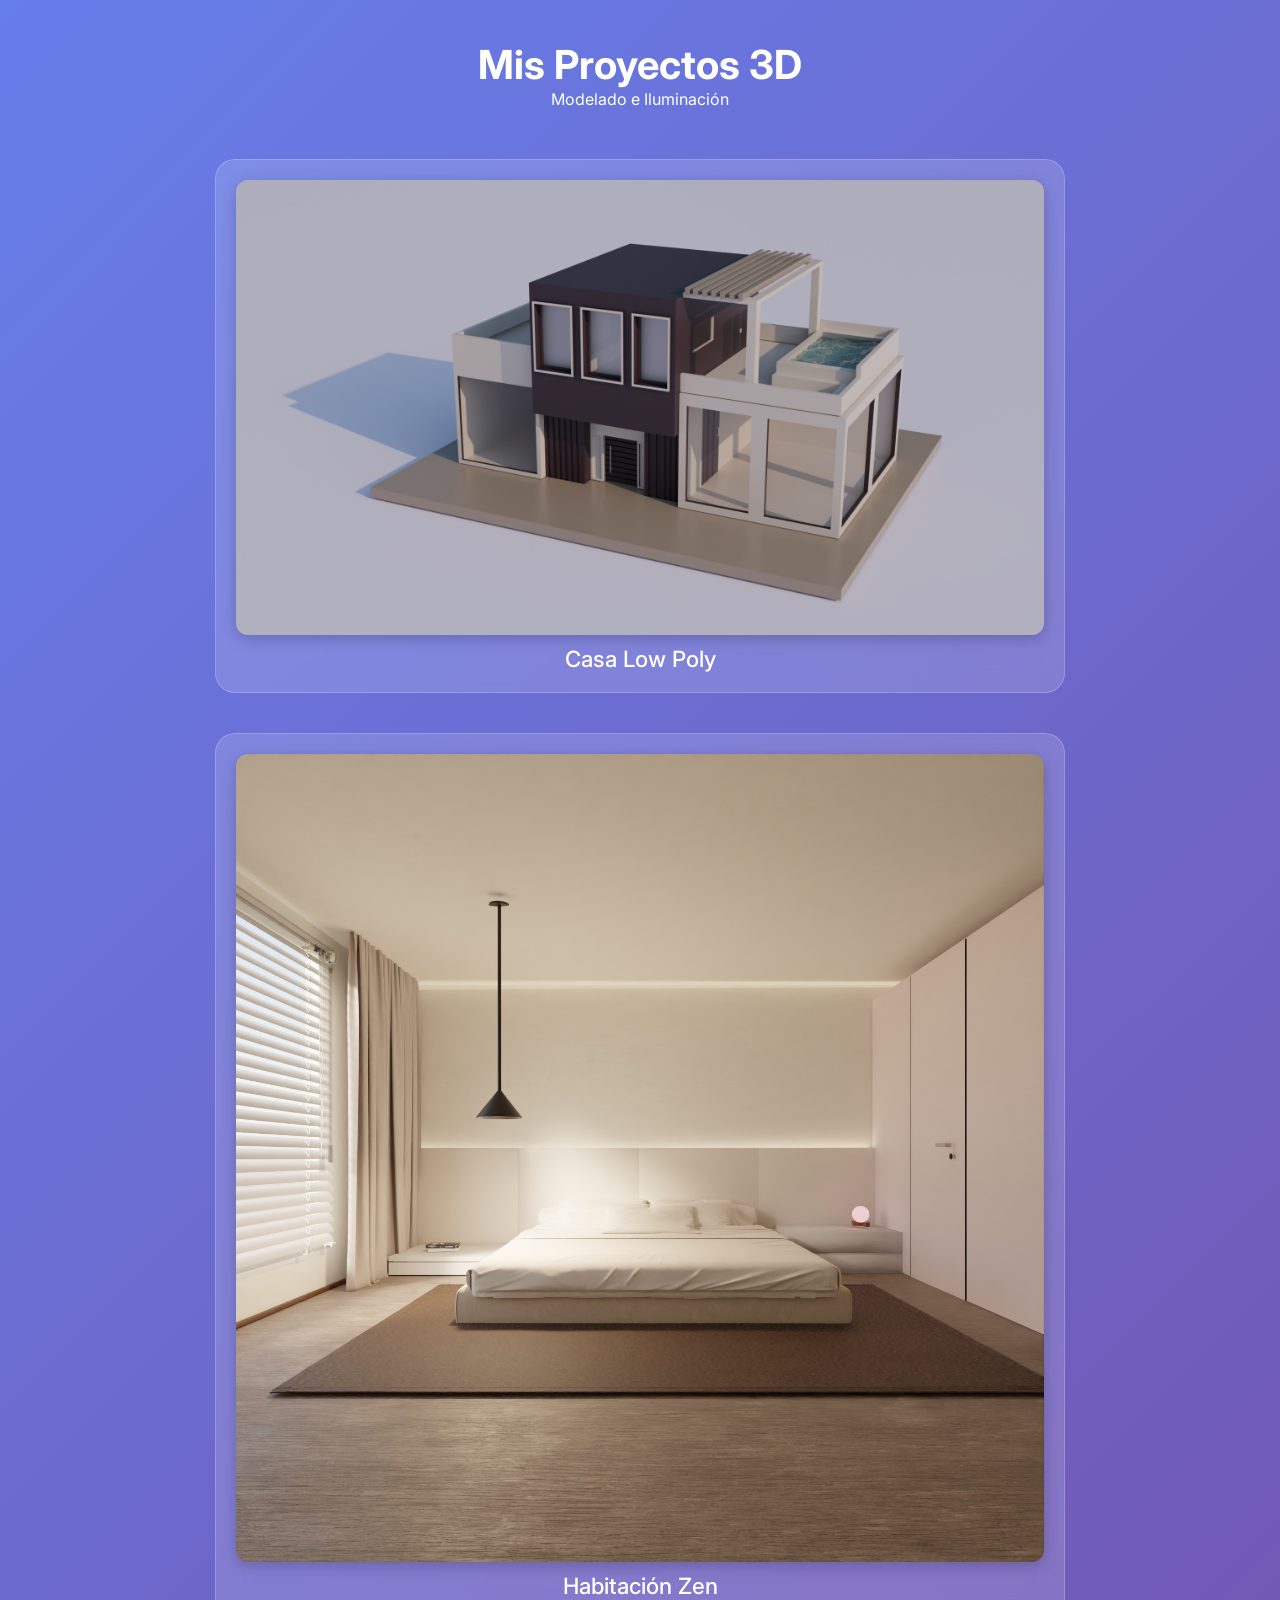
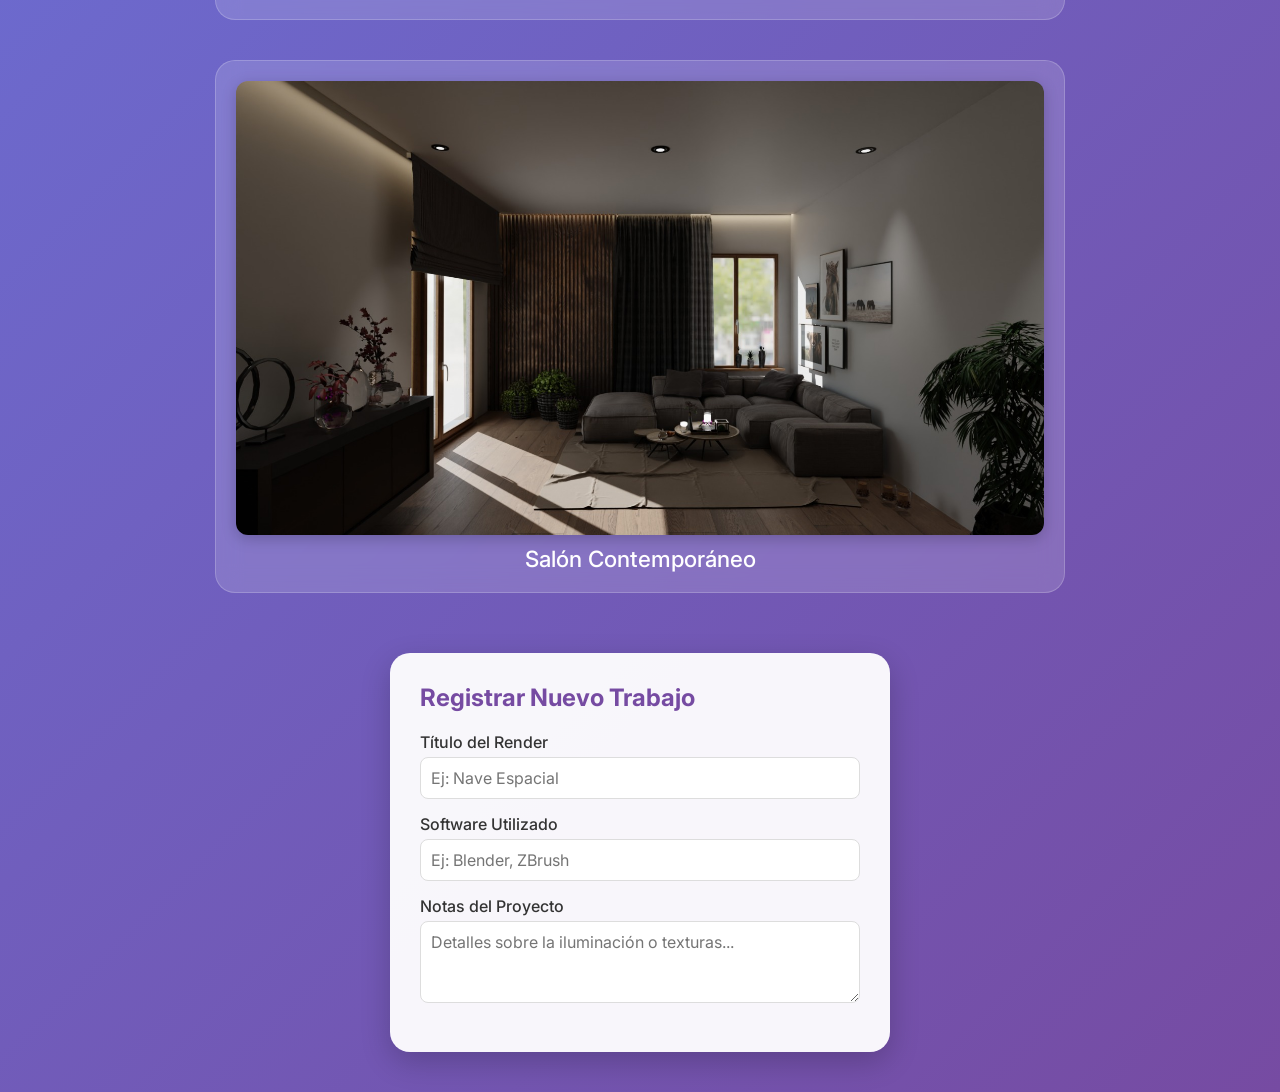
<file: Galeria de Proyectos/index.html>
<!DOCTYPE html>
<html lang="es">
<head>
    <meta charset="UTF-8">
    <meta name="viewport" content="width=device-width, initial-scale=1.0">
    <title>Mis Proyectos 3D | Portfolio</title>
    <link rel="stylesheet" href="estilo3d.css">
</head>
<body>

    <div class="container">
        <header>
            <h1>Mis Proyectos 3D</h1>
            <p class="subtitle">Modelado e Iluminación</p>
        </header>

        <section class="gallery">
            <div class="project-card">
                <div class="img-container">
                    <img src="imagenes/CasaLowPoly.png" alt="Casa Low Poly">
                </div>
                <h3>Casa Low Poly</h3>
            </div>

            <div class="project-card">
                <div class="img-container">
                    <img src="imagenes/Habitación.jpeg" alt="Habitación Zen">
                </div>
                <h3>Habitación Zen</h3>
            </div>

            <div class="project-card">
                <div class="img-container">
                    <img src="imagenes/Salon.jpeg" alt="Salón Contemporáneo">
                </div>
                <h3>Salón Contemporáneo</h3>
            </div>
        </section>

        <section class="form-container">
            <h2>Registrar Nuevo Trabajo</h2>
            <form>
                <div class="input-group">
                    <label for="titulo">Título del Render</label>
                    <input type="text" id="titulo" placeholder="Ej: Nave Espacial">
                </div>

                <div class="input-group">
                    <label for="software">Software Utilizado</label>
                    <input type="text" id="software" placeholder="Ej: Blender, ZBrush">
                </div>

                <div class="input-group">
                    <label for="notas">Notas del Proyecto</label>
                    <textarea id="notas" rows="3" placeholder="Detalles sobre la iluminación o texturas..."></textarea>
                </div>

                <button type
</file>
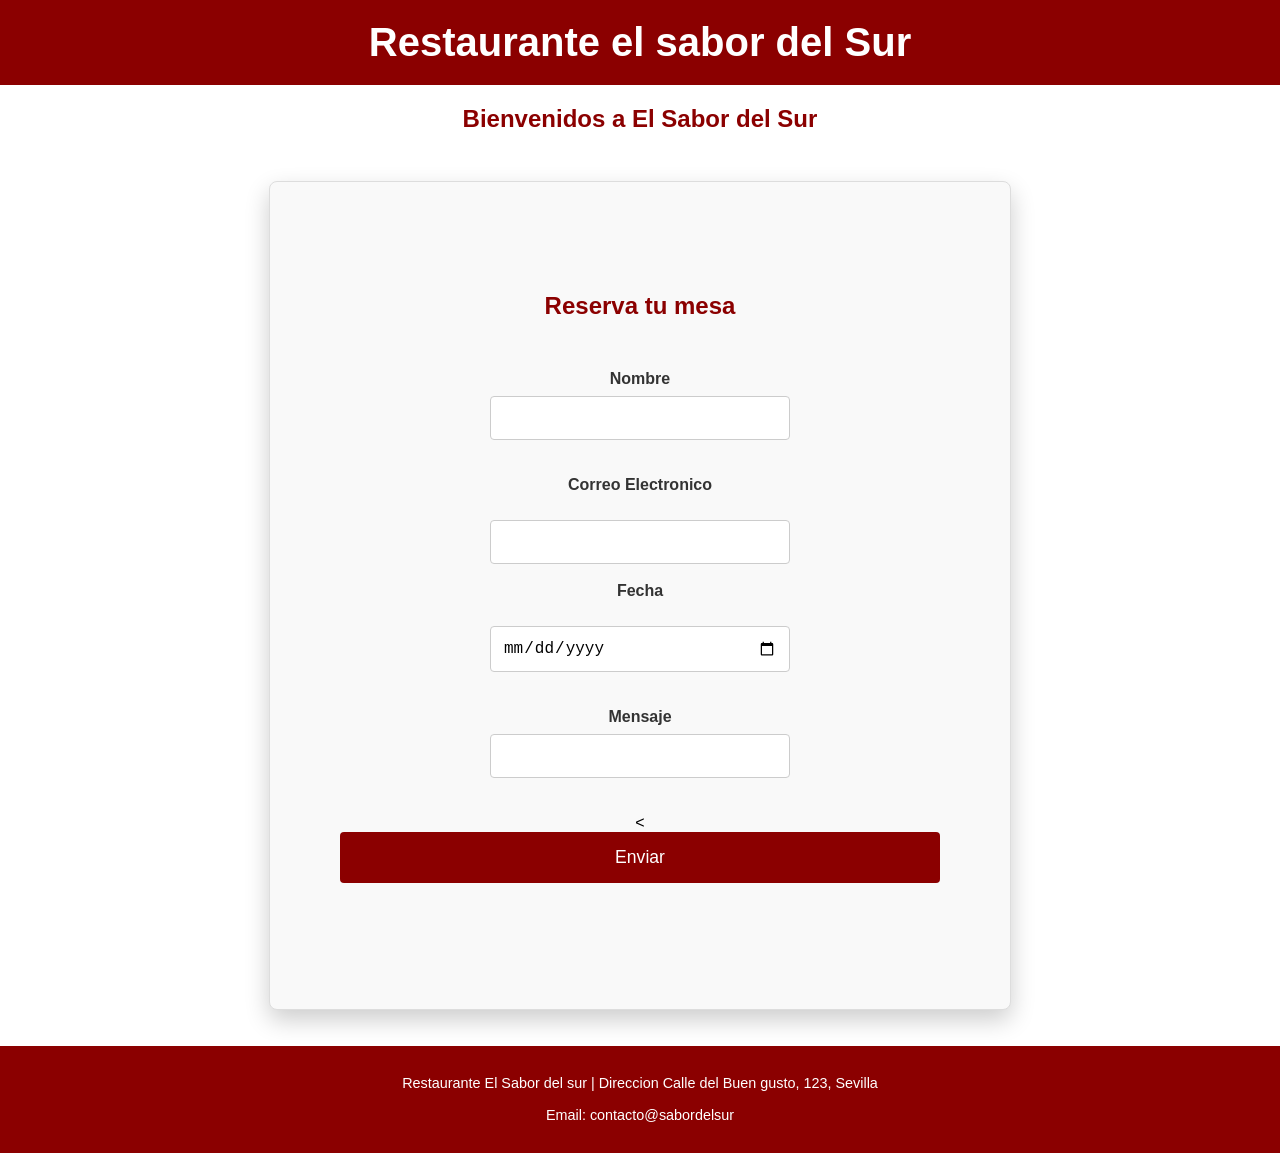
<file: Restaurante/index.html>
<!DOCTYPE html>
<html lang="en">
<head>
    <meta charset="UTF-8">
    <meta name="viewport" content="width=device-width, initial-scale=1.0">
    <link rel = "stylesheet" href="estiloRestaurante.css">
    <title>ExamenRA3Michelle</title>
</head>
<body>
   <header>
    <h1 div id="Restaurante">Restaurante el sabor del Sur</h1>
    </header>

    <h2>Bienvenidos a El Sabor del Sur</h2>
      <br>
        
      <div class="form-container">
      <main>

     <h2 div id="Reserva">Reserva tu mesa</h2>
        <div class="form-group"></div>
       <label>Nombre</label>

       <input type="label" id="nombre">

       <br><br>

       <label>Correo Electronico</label>

       <br>

        <input type="email" id="correo">

        <br>
        
        <label>Fecha</label>
        <br> 
        <input type ="date" id="fecha">
         
        <br><br>

        <label>Mensaje</label>
        <input type = "label" id="mensaje" padding =200px>

      <br><br>
        <
        <button id="reservaform">Enviar</button>

        <br><br>
        </div>
</main>
<br><br>
        <footer> 
           <p>Restaurante El Sabor del sur | Direccion Calle del Buen gusto, 123, Sevilla <br><br> 
            Email: contacto@sabordelsur</p>
        </footer>
         
        <script src="script.js"></script>

</body>
</html>
</file>
<file: Galeria de Proyectos/estilo3d.css>
@import url('https://fonts.googleapis.com/css2?family=Inter:wght@300;500;700&display=swap');

* {
    margin: 0;
    padding: 0;
    box-sizing: border-box;
    font-family: 'Inter', sans-serif;
}

body {
    background: linear-gradient(135deg, #667eea 0%, #764ba2 100%);
    color: white;
    min-height: 100vh;
    padding: 40px 20px;
}

.container {
    max-width: 1000px;
    margin: 0 auto;
}

header {
    text-align: center;
    margin-bottom: 50px;
}

header h1 { font-size: 2.5rem; }

/* --- Galería de Proyectos Actualizada --- */
.gallery {
    display: flex;
    flex-direction: column; /* Una tarjeta debajo de otra */
    gap: 40px; /* Espacio entre renders */
    margin-bottom: 60px;
    align-items: center; /* Centra las tarjetas */
}

.project-card {
    background: rgba(255, 255, 255, 0.15);
    backdrop-filter: blur(12px);
    border-radius: 20px;
    padding: 20px;
    border: 1px solid rgba(255, 255, 255, 0.2);
    text-align: center;
    width: 100%; /* Ocupa el ancho del contenedor */
    max-width: 850px; /* Tamaño máximo para que se vea imponente */
    transition: transform 0.3s ease;
}

.project-card:hover {
    transform: translateY(-5px); /* Pequeño salto al pasar el ratón */
}

.project-card img {
    width: 100%; /* La imagen se estira al ancho de la tarjeta */
    height: auto; /* La altura se ajusta sola según la foto original */
    border-radius: 12px;
    margin-bottom: 10px;
    display: block;
    box-shadow: 0 4px 15px rgba(0,0,0,0.2);
}

.project-card h3 {
    font-size: 1.4rem;
    margin-top: 10px;
    font-weight: 500;
}

/* --- Formulario --- */
.form-container {
    background: rgba(255, 255, 255, 0.95);
    color: #333;
    padding: 30px;
    border-radius: 20px;
    max-width: 500px;
    margin: 0 auto;
    box-shadow: 0 10px 30px rgba(0,0,0,0.2);
}

.form-container h2 { margin-bottom: 20px; color: #764ba2; }

.input-group {
    margin-bottom: 15px;
    text-align: left;
}

label { display: block; font-weight: 500; margin-bottom: 5px; }

input, textarea {
    width: 100%;
    padding: 10px;
    border: 1px solid #ddd;
    border-radius: 8px;
    font-size: 1rem;
}

.btn-add {
    width: 100%;
    padding: 12px;
    background: #764ba2;
    color: white;
    border: none;
    border-radius: 8px;
    font-weight: bold;
    cursor: pointer;
    transition: 0.3s;
}

.btn-add:hover { background: #667eea; }

footer {
    text-align: center;
    margin-top: 50px;
    opacity: 0.8;
    font-size: 0.9rem;
}

/* Ajuste para que en móviles no se pegue a los bordes */
@media (max-width: 600px) {
    .project-card {
        padding: 10px;
    }
}
</file>
<file: Restaurante/estiloRestaurante.css>
body {
    font-family: 'Segoe UI', Tahoma, Geneva, Verdana, sans-serif;
    background-color: #ffffff;
    margin: 0;
    padding: 0;
    display: flex;
    flex-direction: column;
    min-height: 100vh;
    align-items: center;
}

/* Encabezado Principal */
header {
    background-color: #8b0000;
    color: white;
    padding: 20px 0;
    text-align: center;
    width: 100%;
}

header h1 {
    margin: 0;
    font-size: 2.5rem;
}

/* Contenido Principal */
main {
    flex: 1;
    display: flex;
    flex-direction: column;
    align-items: center;
    padding: 40px 20px;
}

h2 {
    color: #8b0000;
    margin-bottom: 30px;
}

/* Tarjeta del Formulario */
.form-container {
    background-color: #f9f9f9;
    padding: 50px;
    padding-top: 50px;
    border-radius: 8px;
    box-shadow: 0 10px 25px rgba(0, 0, 0, 0.2); 
    width: 50%;
    border: 1px solid #ddd;
}

/* Estilos de los campos del Formulario */
.form-group {
    margin-bottom: 20px;
    text-align: center;
}

label {
    display: block;
    font-weight: bold;
    margin-bottom: 8px;
    color: #333;
}

input, textarea {
    width: 50%;
    padding: 12px;
    border: 1px solid #ccc;
    border-radius: 4px;
    box-sizing: border-box; 
    font-size: 1rem;
}

textarea {
    resize: vertical;
    min-height: 100px;
}

/* Botón de Envío */
button {
    background-color: #8b0000;
    color: white;
    padding: 15px;
    border: none;
    border-radius: 4px;
    width: 100%;
    font-size: 1.1rem;
    cursor: pointer;
    transition: background-color 0.3s ease;
}

button:hover {
    background-color: #a50000;
}

/* Pie de Página */
footer {
    background-color: #8b0000;
    color: white;
    text-align: center;
    padding: 15px;
    font-size: 0.9rem;
    width: 100%;
}
</file>
